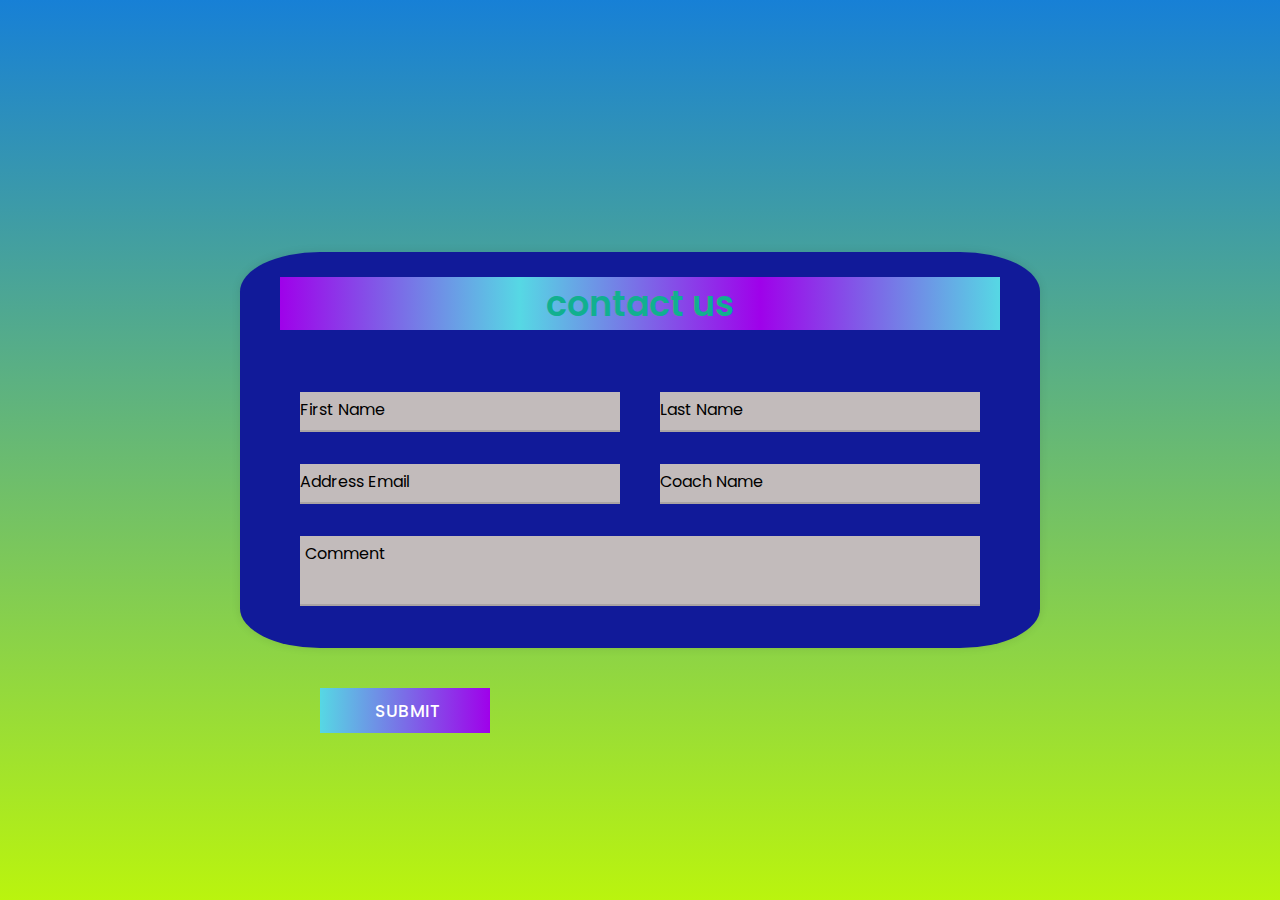
<file: Amine_GYM/contact.html>
<!DOCTYPE html>
<html lang="en" dir="ltr">
   <head>
      <meta charset="utf-8">
      <title>aminecontact</title>
      <link rel="stylesheet" href="aminecontact.css">
      <meta name="viewport" content="width=device-width, initial-scale=1.0">
   </head>
   <body>
    <div class="container">
        <div class="text">contact us</div>
        <form action="#">
           <div class="form-row">
              <div class="input-data">
                 <input type="text" required>
                 <div class="underline"></div>
                 <label for="">First Name</label>
              </div>
              <div class="input-data">
                 <input type="text" required>
                 <div class="underline"></div>
                 <label for="">Last Name</label>
              </div>
           </div>
           <div class="form-row">
              <div class="input-data">
                 <input type="text" required>
                 <div class="underline"></div>
                 <label for="">Address Email </label>
              </div>
              <div class="input-data">
                 <input type="text" required>
                 <div class="underline"></div>
                 <label for="">Coach Name</label>
              </div>
           </div>
           <div class="form-row">
              <div class="input-data textarea">
                 <textarea rows="8" cols="80" required></textarea>
                 <br />
                 <div class="underline"></div>
               <label for="">Comment</label>
                 <br />
                 <div class="form-row submit-btn">
                    <div class="input-data">
                       <div class="inner"></div>
                       <input type="submit" value="submit">
                    </div>
                 </div>
              </div>
           </div>
        </form>
     </div>
   </body>
</html>
</file>
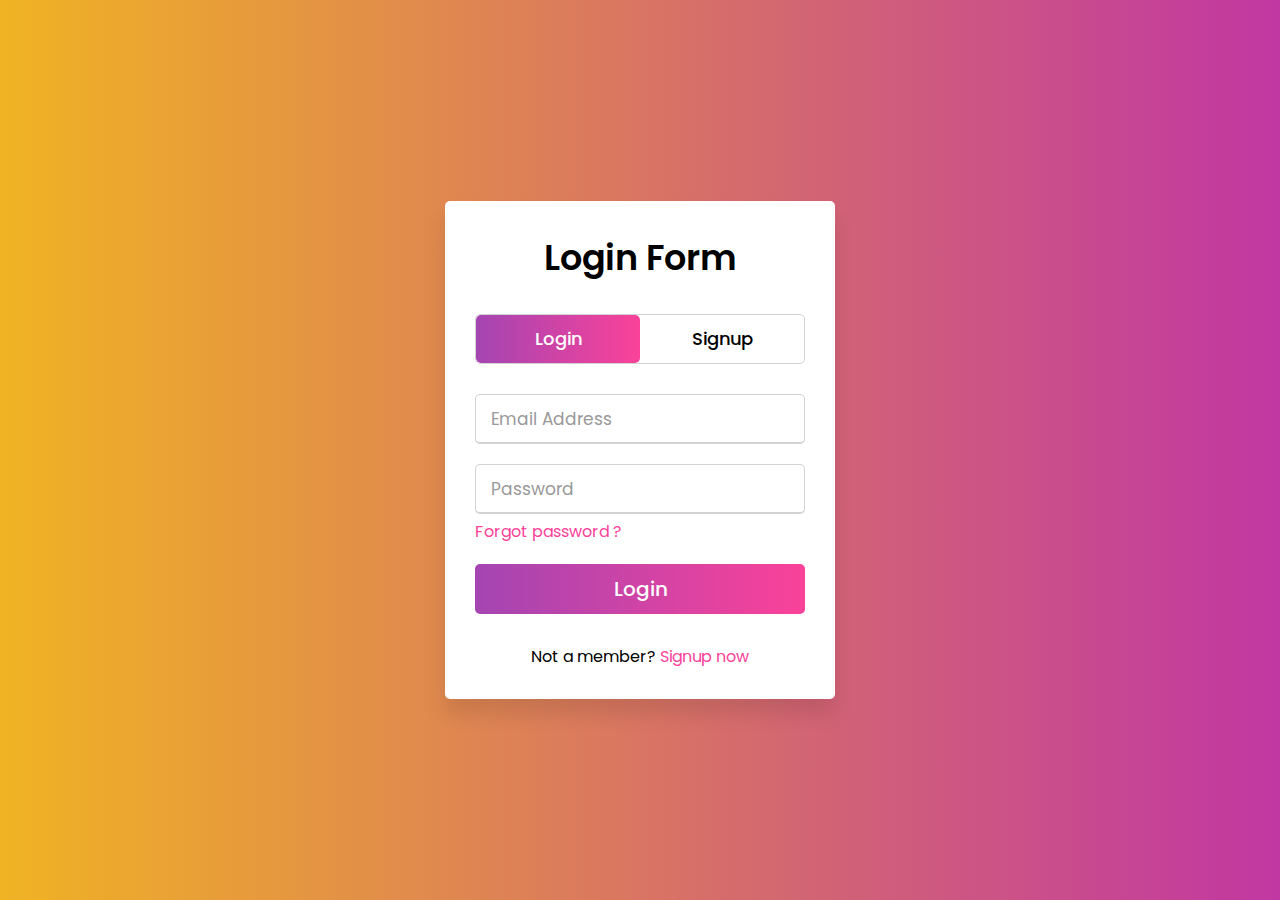
<file: Amine_GYM/login.html>
<!DOCTYPE html>
<html lang="en" dir="ltr">
   <head>
      <meta charset="utf-8">
      <title>Login</title>
      <link rel="stylesheet" href="aminelogin.css">
      <meta name="viewport" content="width=device-width, initial-scale=1.0">
   </head>
   <body>
      <div class="wrapper">
         <div class="title-text">
            <div class="title login">
               Login Form
            </div>
            <div class="title signup">
               Signup 
            </div>
         </div>
         <div class="form-container">
            <div class="slide-controls">
               <input type="radio" name="slide" id="login" checked>
               <input type="radio" name="slide" id="signup">
               <label for="login" class="slide login">Login</label>
               <label for="signup" class="slide signup">Signup</label>
               <div class="slider-tab"></div>
            </div>
            <div class="form-inner">
               <form action="#" class="login">
                  <div class="field">
                     <input type="text" placeholder="Email Address" required>
                  </div>
                  <div class="field">
                     <input type="password" placeholder="Password" required>
                  </div>
                  <div class="pass-link">
                     <a href="#">Forgot password ?</a>
                  </div>
                  <div class="field btn">
                     <div class="btn-layer"></div>
                     <input type="submit" value="Login">
                  </div>
                  <div class="signup-link">
                     Not a member? <a href="">Signup now</a>
                  </div>
               </form>
               <form action="#" class="signup">
                  <div class="field">
                     <input type="text" placeholder="Email Address" required>
                  </div>
                  <div class="field">
                     <input type="password" placeholder="Password" required>
                  </div>
                  <div class="field">
                     <input type="password" placeholder="Confirm password" required>
                  </div>
                  <div class="field btn">
                     <div class="btn-layer"></div>
                     <input type="submit" value="Signup">
                  </div>
               </form>
            </div>
         </div>
      </div>
      <script>
         const loginText = document.querySelector(".title-text .login");
         const loginForm = document.querySelector("form.login");
         const loginBtn = document.querySelector("label.login");
         const signupBtn = document.querySelector("label.signup");
         const signupLink = document.querySelector("form .signup-link a");
         signupBtn.onclick = (()=>{
           loginForm.style.marginLeft = "-50%";
           loginText.style.marginLeft = "-50%";
         });
         loginBtn.onclick = (()=>{
           loginForm.style.marginLeft = "0%";
           loginText.style.marginLeft = "0%";
         });
         signupLink.onclick = (()=>{
           signupBtn.click();
           return false;
         });
      </script>
   </body>
</html>
</file>
<file: Amine_GYM/aminecontact.css>
@import url('https://fonts.googleapis.com/css?family=Poppins:400,500,600,700&display=swap');
*{
  margin: 0;
  padding: 0;
  outline: none;
  box-sizing: border-box;
  font-family: 'Poppins', sans-serif;
}
body{
  display: flex;
  align-items: center;
  justify-content: center;
  min-height: 100vh;
  padding: 40px;
  background: linear-gradient(#1780d6 , #baf40e);
}
.container{
  max-width: 800px;
  background: rgb(17, 26, 153);
  width: 800px;
  padding: 25px 40px 10px 40px;
  box-shadow: 0px 0px 10px rgba(0,0,0,0.1);
  border-radius: 10%;
}
.container .text{
  text-align: center;
  font-size: 35px;
  font-weight: 600;
  background: -webkit-linear-gradient(right, #56d8e4, #9f01ea, #56d8e4, #9f01ea);
  -webkit-text-fill-color: #11b08f;
}
.container form{
  padding: 30px 0 0 0;
}
.container form .form-row{
  display: flex;
  margin: 32px 0;
}
form .form-row .input-data{
  width: 100%;
  height: 40px;
  margin: 0 20px;
  position: relative;
}
form .form-row .textarea{
  height: 70px;
}
.input-data input,
.textarea textarea{
  display: block;
  width: 100%;
  height: 100%;
  border: none;
  font-size: 17px;
  border-bottom: 2px solid rgba(0,0,0, 0.12);
  background-color: #c2bbbb;
  padding-left: 5px;
  
}
.input-data input:focus ~ label, .textarea textarea:focus ~ label,
.input-data input:valid ~ label, .textarea textarea:valid ~ label{
  transform: translateY(-20px);
  font-size: 14px;
  color: #3498db;
}
.textarea textarea{
  resize: none;
  padding-top: 10px;
  
}
.input-data label{
  position: absolute;
  pointer-events: none;
  bottom: 10px;
  font-size: 16px;
  transition: all 0.3s ease;
}
.textarea label{
  width: 100%;
  bottom: 40px;
  background:  #c2bbbb;
  padding-left: 5px;
}
.input-data .underline{
  position: absolute;
  bottom: 0;
  height: 2px;
  width: 100%;
}
.input-data .underline:before{
  position: absolute;
  content: "";
  height: 2px;
  width: 100%;
  background: #414141;
  transform: scaleX(0);
  transform-origin: center;
  transition: transform 0.3s ease;
}
.input-data input:focus ~ .underline:before,
.input-data input:valid ~ .underline:before,
.textarea textarea:focus ~ .underline:before,
.textarea textarea:valid ~ .underline:before{
  transform: scale(1);
}
.submit-btn .input-data{
  overflow: hidden;
  height: 45px!important;
  width: 25%!important;
}
.submit-btn .input-data .inner{
  height: 100%;
  width: 300%;
  position: absolute;
  left: -100%;
  background: -webkit-linear-gradient(right, #56d8e4, #9f01ea, #56d8e4, #9f01ea);
  transition: all 0.4s;
}
.submit-btn .input-data:hover .inner{
  left: 0;
}
.submit-btn .input-data input{
  background: none;
  border: none;
  color: #fff;
  font-size: 17px;
  font-weight: 500;
  text-transform: uppercase;
  letter-spacing: 1px;
  cursor: pointer;
  position: relative;
  z-index: 2;
}
@media (max-width: 700px) {
  .container .text{
    font-size: 30px;
  }
  .container form{
    padding: 10px 0 0 0;
  }
  .container form .form-row{
    display: block;
  }
  form .form-row .input-data{
    margin: 35px 0!important;
  }
  .submit-btn .input-data{
    width: 40%!important;
  }
}
</file>
<file: Amine_GYM/aminelogin.css>
@import url('https://fonts.googleapis.com/css?family=Poppins:400,500,600,700&display=swap');
*{
  margin: 0;
  padding: 0;
  box-sizing: border-box;
  font-family: 'Poppins', sans-serif;
}
html,body{
  display: grid;
  height: 100%;
  width: 100%;
  place-items: center;
  background: -webkit-linear-gradient(left, #F0B323, #C137A2);

}
::selection{
  background: #fa4299;
  color: #fff;
}
.wrapper{
  overflow: hidden;
  max-width: 390px;
  background: #fff;
  padding: 30px;
  border-radius: 5px;
  box-shadow: 0px 15px 20px rgba(0,0,0,0.1);
}
.wrapper .title-text{
  display: flex;
  width: 200%;
}
.wrapper .title{
  width: 50%;
  font-size: 35px;
  font-weight: 600;
  text-align: center;
  transition: all 0.6s cubic-bezier(0.68,-0.55,0.265,1.55);
}
.wrapper .slide-controls{
  position: relative;
  display: flex;
  height: 50px;
  width: 100%;
  overflow: hidden;
  margin: 30px 0 10px 0;
  justify-content: space-between;
  border: 1px solid lightgrey;
  border-radius: 5px;
}
.slide-controls .slide{
  height: 100%;
  width: 100%;
  color: #fff;
  font-size: 18px;
  font-weight: 500;
  text-align: center;
  line-height: 48px;
  cursor: pointer;
  z-index: 1;
  transition: all 0.6s ease;
}
.slide-controls label.signup{
  color: #000;
}
.slide-controls .slider-tab{
  position: absolute;
  height: 100%;
  width: 50%;
  left: 0;
  z-index: 0;
  border-radius: 5px;
  background: -webkit-linear-gradient(left, #a445b2, #fa4299);
  transition: all 0.6s cubic-bezier(0.68,-0.55,0.265,1.55);
}
input[type="radio"]{
  display: none;
}
#signup:checked ~ .slider-tab{
  left: 50%;
}
#signup:checked ~ label.signup{
  color: #fff;
  cursor: default;
  user-select: none;
}
#signup:checked ~ label.login{
  color: #000;
}
#login:checked ~ label.signup{
  color: #000;
}
#login:checked ~ label.login{
  cursor: default;
  user-select: none;
}
.wrapper .form-container{
  width: 100%;
  overflow: hidden;
}
.form-container .form-inner{
  display: flex;
  width: 200%;
}
.form-container .form-inner form{
  width: 50%;
  transition: all 0.6s cubic-bezier(0.68,-0.55,0.265,1.55);
}
.form-inner form .field{
  height: 50px;
  width: 100%;
  margin-top: 20px;
}
.form-inner form .field input{
  height: 100%;
  width: 100%;
  outline: none;
  padding-left: 15px;
  border-radius: 5px;
  border: 1px solid lightgrey;
  border-bottom-width: 2px;
  font-size: 17px;
  transition: all 0.3s ease;
}
.form-inner form .field input:focus{
  border-color: #fc83bb;
  /* box-shadow: inset 0 0 3px #fb6aae; */
}
.form-inner form .field input::placeholder{
  color: #999;
  transition: all 0.3s ease;
}
form .field input:focus::placeholder{
  color: #b3b3b3;
}
.form-inner form .pass-link{
  margin-top: 5px;
}
.form-inner form .signup-link{
  text-align: center;
  margin-top: 30px;
}
.form-inner form .pass-link a,
.form-inner form .signup-link a{
  color: #fa4299;
  text-decoration: none;
}
.form-inner form .pass-link a:hover,
.form-inner form .signup-link a:hover{
  text-decoration: underline;
}
form .btn{
  height: 50px;
  width: 100%;
  border-radius: 5px;
  position: relative;
  overflow: hidden;
}
form .btn .btn-layer{
  height: 100%;
  width: 300%;
  position: absolute;
  left: -100%;
  background: -webkit-linear-gradient(right, #a445b2, #fa4299, #a445b2, #fa4299);
  border-radius: 5px;
  transition: all 0.4s ease;;
}
form .btn:hover .btn-layer{
  left: 0;
}
form .btn input[type="submit"]{
  height: 100%;
  width: 100%;
  z-index: 1;
  position: relative;
  background: none;
  border: none;
  color: #fff;
  padding-left: 0;
  border-radius: 5px;
  font-size: 20px;
  font-weight: 500;
  cursor: pointer;
}
</file>
